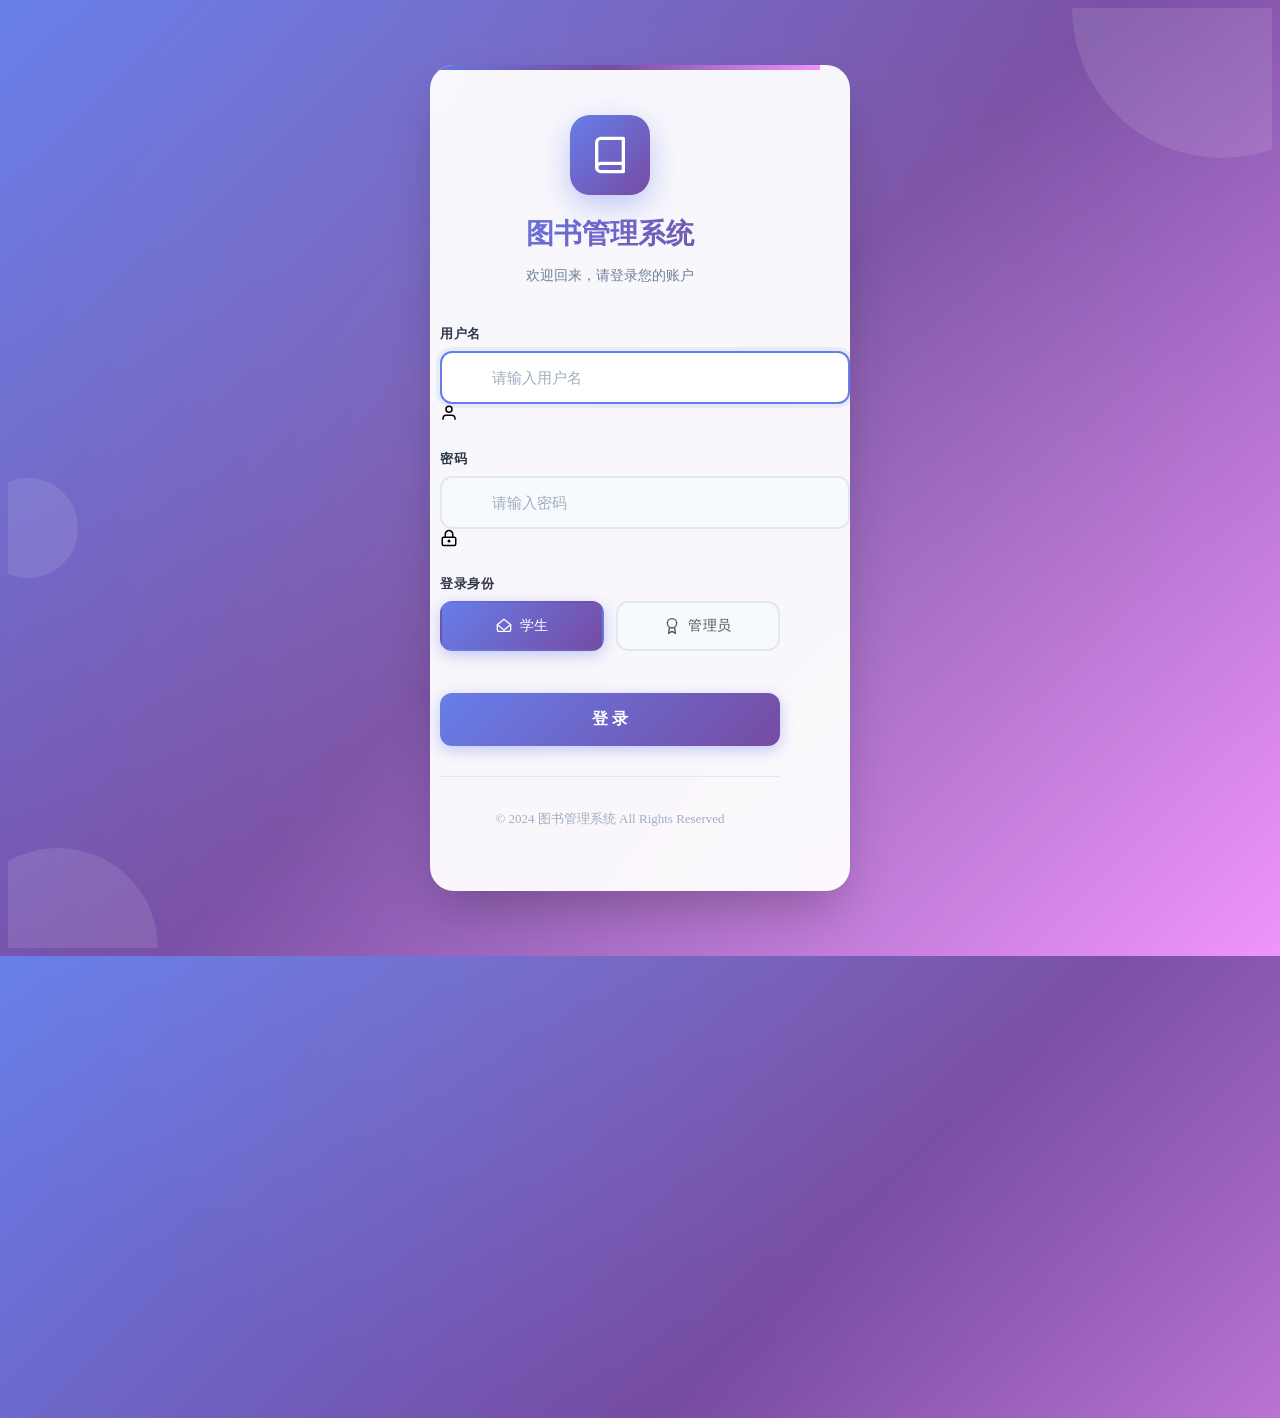
<file: src/main/resources/templates/index.html>
<!DOCTYPE html>
<html lang="zh-CN" xmlns:th="http://www.thymeleaf.org">
<head>
    <meta charset="UTF-8">
    <meta name="viewport" content="width=device-width, initial-scale=1.0">
    <title>图书管理系统 - 登录</title>
    <link rel="stylesheet" th:href="@{/layui/css/layui.css}">
    <link rel="stylesheet" th:href="@{/css/modern-style.css}">
    <style>
        body {
            background: linear-gradient(135deg, #667eea 0%, #764ba2 50%, #f093fb 100%);
            min-height: 100vh;
            display: flex;
            align-items: center;
            justify-content: center;
            padding: 20px;
            position: relative;
            overflow: hidden;
        }

        body::before {
            content: '';
            position: absolute;
            top: -50%;
            left: -50%;
            width: 200%;
            height: 200%;
            background: radial-gradient(circle, rgba(255,255,255,0.1) 0%, transparent 60%);
            animation: rotate 30s linear infinite;
        }

        @keyframes rotate {
            from { transform: rotate(0deg); }
            to { transform: rotate(360deg); }
        }

        .login-container {
            width: 100%;
            max-width: 420px;
            position: relative;
            z-index: 1;
        }

        .login-card {
            background: rgba(255, 255, 255, 0.95);
            backdrop-filter: blur(20px);
            border-radius: 24px;
            box-shadow: 0 25px 50px -12px rgba(0, 0, 0, 0.25);
            padding: 50px 40px;
            position: relative;
            overflow: hidden;
        }

        .login-card::before {
            content: '';
            position: absolute;
            top: 0;
            left: 0;
            right: 0;
            height: 5px;
            background: linear-gradient(90deg, #667eea, #764ba2, #f093fb);
        }

        .login-header {
            text-align: center;
            margin-bottom: 40px;
        }

        .login-logo {
            width: 80px;
            height: 80px;
            background: linear-gradient(135deg, #667eea 0%, #764ba2 100%);
            border-radius: 20px;
            display: flex;
            align-items: center;
            justify-content: center;
            margin: 0 auto 20px;
            box-shadow: 0 10px 30px rgba(102, 126, 234, 0.4);
        }

        .login-logo i {
            font-size: 40px;
            color: #fff;
        }

        .login-title {
            font-size: 28px;
            font-weight: 700;
            background: linear-gradient(135deg, #667eea 0%, #764ba2 100%);
            -webkit-background-clip: text;
            -webkit-text-fill-color: transparent;
            background-clip: text;
            margin-bottom: 8px;
        }

        .login-subtitle {
            color: #718096;
            font-size: 14px;
        }

        .form-group {
            margin-bottom: 24px;
            position: relative;
        }

        .form-group label {
            display: block;
            font-size: 13px;
            font-weight: 600;
            color: #2d3748;
            margin-bottom: 8px;
            text-transform: uppercase;
            letter-spacing: 0.5px;
        }

        .input-wrapper {
            position: relative;
        }

        .input-wrapper i {
            position: absolute;
            left: 16px;
            top: 50%;
            transform: translateY(-50%);
            color: #a0aec0;
            font-size: 18px;
            transition: all 0.3s ease;
        }

        .form-input {
            width: 100%;
            padding: 16px 16px 16px 50px;
            border: 2px solid #e2e8f0;
            border-radius: 12px;
            font-size: 15px;
            color: #2d3748;
            background: #f7fafc;
            transition: all 0.3s ease;
            outline: none;
        }

        .form-input:focus {
            border-color: #667eea;
            background: #fff;
            box-shadow: 0 0 0 4px rgba(102, 126, 234, 0.1);
        }

        .form-input:focus + i,
        .input-wrapper:has(.form-input:focus) i {
            color: #667eea;
        }

        .form-input::placeholder {
            color: #a0aec0;
        }

        .role-selector {
            display: flex;
            gap: 12px;
            margin-top: 8px;
        }

        .role-option {
            flex: 1;
            position: relative;
        }

        .role-option input {
            position: absolute;
            opacity: 0;
            cursor: pointer;
        }

        .role-option label {
            display: flex;
            align-items: center;
            justify-content: center;
            gap: 8px;
            padding: 14px 20px;
            background: #f7fafc;
            border: 2px solid #e2e8f0;
            border-radius: 12px;
            cursor: pointer;
            transition: all 0.3s ease;
            font-size: 14px;
            font-weight: 500;
            color: #4a5568;
        }

        .role-option input:checked + label {
            background: linear-gradient(135deg, #667eea 0%, #764ba2 100%);
            border-color: transparent;
            color: #fff;
            box-shadow: 0 4px 15px rgba(102, 126, 234, 0.4);
        }

        .role-option label:hover {
            border-color: #667eea;
        }

        .btn-login {
            width: 100%;
            padding: 16px;
            background: linear-gradient(135deg, #667eea 0%, #764ba2 100%);
            border: none;
            border-radius: 12px;
            color: #fff;
            font-size: 16px;
            font-weight: 600;
            cursor: pointer;
            transition: all 0.3s ease;
            box-shadow: 0 4px 15px rgba(102, 126, 234, 0.4);
            margin-top: 10px;
        }

        .btn-login:hover {
            transform: translateY(-2px);
            box-shadow: 0 8px 25px rgba(102, 126, 234, 0.5);
        }

        .btn-login:active {
            transform: translateY(0);
        }

        .login-footer {
            text-align: center;
            margin-top: 30px;
            padding-top: 20px;
            border-top: 1px solid #e2e8f0;
        }

        .login-footer p {
            color: #a0aec0;
            font-size: 13px;
        }

        .floating-shapes {
            position: absolute;
            width: 100%;
            height: 100%;
            overflow: hidden;
            pointer-events: none;
        }

        .shape {
            position: absolute;
            background: rgba(255, 255, 255, 0.1);
            border-radius: 50%;
        }

        .shape-1 {
            width: 300px;
            height: 300px;
            top: -150px;
            right: -100px;
        }

        .shape-2 {
            width: 200px;
            height: 200px;
            bottom: -100px;
            left: -50px;
        }

        .shape-3 {
            width: 100px;
            height: 100px;
            top: 50%;
            left: -30px;
        }

        @media (max-width: 480px) {
            .login-card {
                padding: 40px 25px;
            }
            
            .login-title {
                font-size: 24px;
            }
            
            .role-selector {
                flex-direction: column;
            }
        }
    </style>
</head>
<body>
    <div class="floating-shapes">
        <div class="shape shape-1"></div>
        <div class="shape shape-2"></div>
        <div class="shape shape-3"></div>
    </div>

    <div class="login-container">
        <div class="login-card">
            <div class="login-header">
                <div class="login-logo">
                    <svg width="40" height="40" viewBox="0 0 24 24" fill="none" xmlns="http://www.w3.org/2000/svg">
                        <path d="M4 19.5C4 18.837 4.26339 18.2011 4.73223 17.7322C5.20107 17.2634 5.83696 17 6.5 17H20" stroke="white" stroke-width="2" stroke-linecap="round" stroke-linejoin="round"/>
                        <path d="M6.5 2H20V22H6.5C5.83696 22 5.20107 21.7366 4.73223 21.2678C4.26339 20.7989 4 20.163 4 19.5V4.5C4 3.83696 4.26339 3.20107 4.73223 2.73223C5.20107 2.26339 5.83696 2 6.5 2Z" stroke="white" stroke-width="2" stroke-linecap="round" stroke-linejoin="round"/>
                    </svg>
                </div>
                <h1 class="login-title">图书管理系统</h1>
                <p class="login-subtitle">欢迎回来，请登录您的账户</p>
            </div>

            <form id="my_form" method="post" action="/userLogin">
                <div class="form-group">
                    <label>用户名</label>
                    <div class="input-wrapper">
                        <input type="text" name="userName" id="username" class="form-input" 
                               placeholder="请输入用户名" autocomplete="off" autofocus>
                        <svg width="18" height="18" viewBox="0 0 24 24" fill="none" stroke="currentColor" stroke-width="2">
                            <path d="M20 21V19C20 17.9391 19.5786 16.9217 18.8284 16.1716C18.0783 15.4214 17.0609 15 16 15H8C6.93913 15 5.92172 15.4214 5.17157 16.1716C4.42143 16.9217 4 17.9391 4 19V21"/>
                            <circle cx="12" cy="7" r="4"/>
                        </svg>
                    </div>
                </div>

                <div class="form-group">
                    <label>密码</label>
                    <div class="input-wrapper">
                        <input type="password" name="password" id="password" class="form-input" 
                               placeholder="请输入密码" autocomplete="off">
                        <svg width="18" height="18" viewBox="0 0 24 24" fill="none" stroke="currentColor" stroke-width="2">
                            <rect x="3" y="11" width="18" height="11" rx="2" ry="2"/>
                            <circle cx="12" cy="16" r="1"/>
                            <path d="M7 11V7C7 5.67392 7.52678 4.40215 8.46447 3.46447C9.40215 2.52678 10.6739 2 12 2C13.3261 2 14.5979 2.52678 15.5355 3.46447C16.4732 4.40215 17 5.67392 17 7V11"/>
                        </svg>
                    </div>
                </div>

                <div class="form-group">
                    <label>登录身份</label>
                    <div class="role-selector">
                        <div class="role-option">
                            <input type="radio" name="role" value="1" id="role-student" checked>
                            <label for="role-student">
                                <svg width="16" height="16" viewBox="0 0 24 24" fill="none" stroke="currentColor" stroke-width="2">
                                    <path d="M22 10V18C22 19.1046 21.1046 20 20 20H4C2.89543 20 2 19.1046 2 18V10"/>
                                    <path d="M12 2L2 10L12 18L22 10L12 2Z"/>
                                </svg>
                                学生
                            </label>
                        </div>
                        <div class="role-option">
                            <input type="radio" name="role" value="0" id="role-admin">
                            <label for="role-admin">
                                <svg width="16" height="16" viewBox="0 0 24 24" fill="none" stroke="currentColor" stroke-width="2">
                                    <path d="M12 15C15.866 15 19 11.866 19 8C19 4.13401 15.866 1 12 1C8.13401 1 5 4.13401 5 8C5 11.866 8.13401 15 12 15Z"/>
                                    <path d="M8.21 13.89L7 23L12 20L17 23L15.79 13.88"/>
                                </svg>
                                管理员
                            </label>
                        </div>
                    </div>
                </div>

                <button type="button" id="sub_btn" class="btn-login">
                    登 录
                </button>
            </form>

            <div class="login-footer">
                <p>© 2024 图书管理系统 All Rights Reserved</p>
            </div>
        </div>
    </div>

    <script th:src="@{/scripts/jquery.min.js}"></script>
    <script th:src="@{/layui/layui.js}"></script>
    <script th:inline="javascript">
        layui.use(['layer', 'form'], function () {
            let layer = layui.layer;
            let form = layui.form;
            form.render();

            $(function () {
                let flag = [[${session.flag}]];
                if (flag) {
                    layer.msg("用户名或密码错误", {
                        icon: 2,
                        time: 2000,
                        anim: 5
                    });
                }
            });
        });

        $("#sub_btn").click(function () {
            let username = $("#username").val();
            let user_judge = check(username);

            if (user_judge) {
                let password = $("#password").val();
                let pwd_judge = check(password);

                if (pwd_judge) {
                    let role_id = $('input[name="role"]:checked').val();

                    if (role_id == 1) {
                        $("#my_form").submit();
                    } else {
                        $("#my_form").attr("action", "/adminLogin")
                        $("#my_form").submit();
                    }
                } else {
                    layer.alert("密码不能为空", {icon: 5, title: '提示'});
                    return false;
                }
            } else {
                layer.alert("用户名不能为空", {icon: 5, title: '提示'});
                return false;
            }
        });

        function check(val) {
            val = val.toString().trim();
            return !(val == '');
        }
    </script>
</body>
</html>
</file>
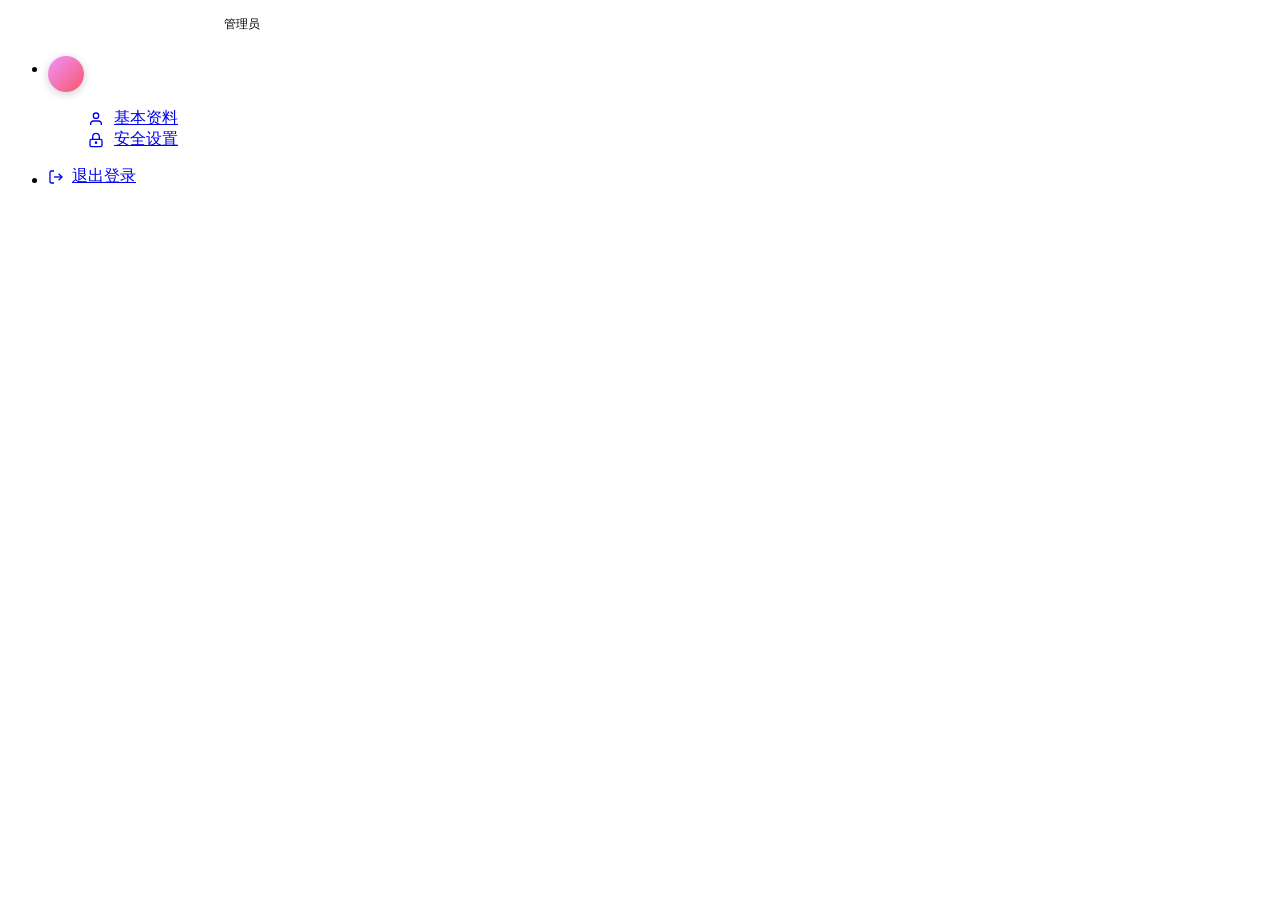
<file: src/main/resources/templates/common/admin_header.html>
<!DOCTYPE HTML>
<html xmlns="http://www.w3.org/1999/xhtml" xmlns:th="http://www.thymeleaf.org">
<head>
    <header th:fragment="header">
        <div class="layui-header modern-header">
            <div class="layui-logo" style="display: flex; align-items: center; gap: 12px; padding: 0 20px;">
                <svg width="32" height="32" viewBox="0 0 24 24" fill="none" xmlns="http://www.w3.org/2000/svg">
                    <path d="M4 19.5C4 18.837 4.26339 18.2011 4.73223 17.7322C5.20107 17.2634 5.83696 17 6.5 17H20" stroke="white" stroke-width="2" stroke-linecap="round" stroke-linejoin="round"/>
                    <path d="M6.5 2H20V22H6.5C5.83696 22 5.20107 21.7366 4.73223 21.2678C4.26339 20.7989 4 20.163 4 19.5V4.5C4 3.83696 4.26339 3.20107 4.73223 2.73223C5.20107 2.26339 5.83696 2 6.5 2Z" stroke="white" stroke-width="2" stroke-linecap="round" stroke-linejoin="round"/>
                </svg>
                <span style="font-size: 18px; font-weight: 700; color: #fff; letter-spacing: 2px;">图书管理系统</span>
                <span style="background: rgba(255,255,255,0.2); padding: 2px 10px; border-radius: 12px; font-size: 12px; margin-left: 10px;">管理员</span>
            </div>
            <ul class="layui-nav layui-layout-right">
                <li class="layui-nav-item">
                    <a href="javascript:;" style="display: flex; align-items: center; gap: 10px;">
                        <div style="width: 36px; height: 36px; border-radius: 50%; background: linear-gradient(135deg, #f093fb 0%, #f5576c 100%); display: flex; align-items: center; justify-content: center; box-shadow: 0 2px 8px rgba(0,0,0,0.2);">
                            <span style="color: #fff; font-weight: 600; font-size: 14px;" th:text="${#strings.substring(session.admin.getAdminName(), 0, 1)}"></span>
                        </div>
                        <span th:text="${session.admin.getAdminName()}" style="font-weight: 500;"></span>
                    </a>
                    <dl class="layui-nav-child modern-dropdown">
                        <dd>
                            <a href="/adminInfoPage" style="display: flex; align-items: center; gap: 10px;">
                                <svg width="16" height="16" viewBox="0 0 24 24" fill="none" stroke="currentColor" stroke-width="2">
                                    <path d="M20 21V19C20 17.9391 19.5786 16.9217 18.8284 16.1716C18.0783 15.4214 17.0609 15 16 15H8C6.93913 15 5.92172 15.4214 5.17157 16.1716C4.42143 16.9217 4 17.9391 4 19V21"/>
                                    <circle cx="12" cy="7" r="4"/>
                                </svg>
                                基本资料
                            </a>
                        </dd>
                        <dd>
                            <a href="/adminSecurityPage" style="display: flex; align-items: center; gap: 10px;">
                                <svg width="16" height="16" viewBox="0 0 24 24" fill="none" stroke="currentColor" stroke-width="2">
                                    <rect x="3" y="11" width="18" height="11" rx="2" ry="2"/>
                                    <circle cx="12" cy="16" r="1"/>
                                    <path d="M7 11V7C7 5.67392 7.52678 4.40215 8.46447 3.46447C9.40215 2.52678 10.6739 2 12 2C13.3261 2 14.5979 2.52678 15.5355 3.46447C16.4732 4.40215 17 5.67392 17 7V11"/>
                                </svg>
                                安全设置
                            </a>
                        </dd>
                    </dl>
                </li>
                <li class="layui-nav-item">
                    <a href="/adminLogOut" style="display: flex; align-items: center; gap: 8px;">
                        <svg width="16" height="16" viewBox="0 0 24 24" fill="none" stroke="currentColor" stroke-width="2">
                            <path d="M9 21H5C4.46957 21 3.96086 20.7893 3.58579 20.4142C3.21071 20.0391 3 19.5304 3 19V5C3 4.46957 3.21071 3.96086 3.58579 3.58579C3.96086 3.21071 4.46957 3 5 3H9"/>
                            <polyline points="16 17 21 12 16 7"/>
                            <line x1="21" y1="12" x2="9" y2="12"/>
                        </svg>
                        退出登录
                    </a>
                </li>
            </ul>
        </div>
    </header>
</head>
</html>
</file>
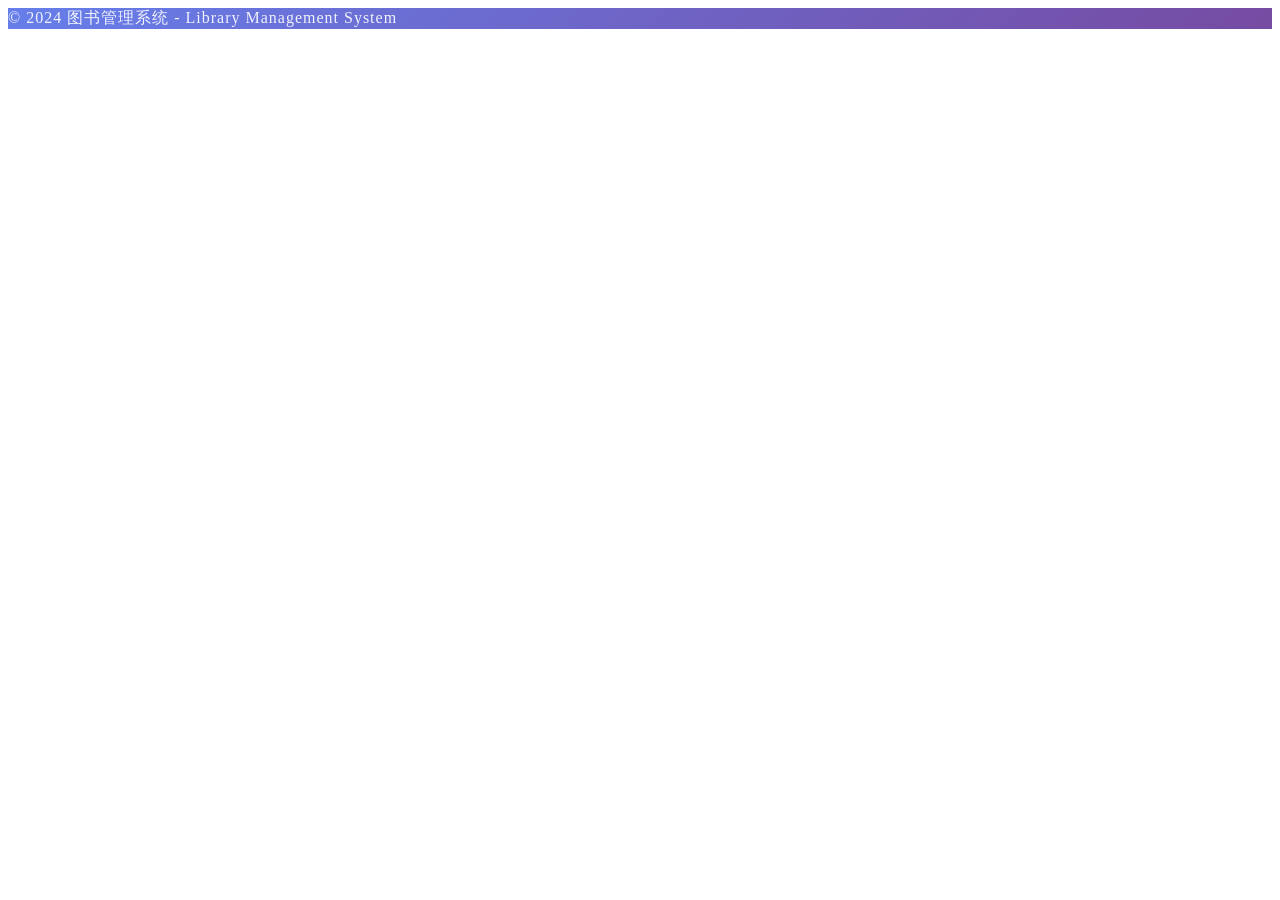
<file: src/main/resources/templates/common/footer.html>
<!DOCTYPE HTML>
<html xmlns="http://www.w3.org/1999/xhtml" xmlns:th="http://www.thymeleaf.org">
<head>
    <footer th:fragment="footer">
        <div class="layui-footer" style="background: linear-gradient(135deg, #667eea 0%, #764ba2 100%); color: rgba(255,255,255,0.9); font-weight: 500; letter-spacing: 1px;">
            © 2024 图书管理系统 - Library Management System
        </div>
    </footer>
</head>
</html>
</file>
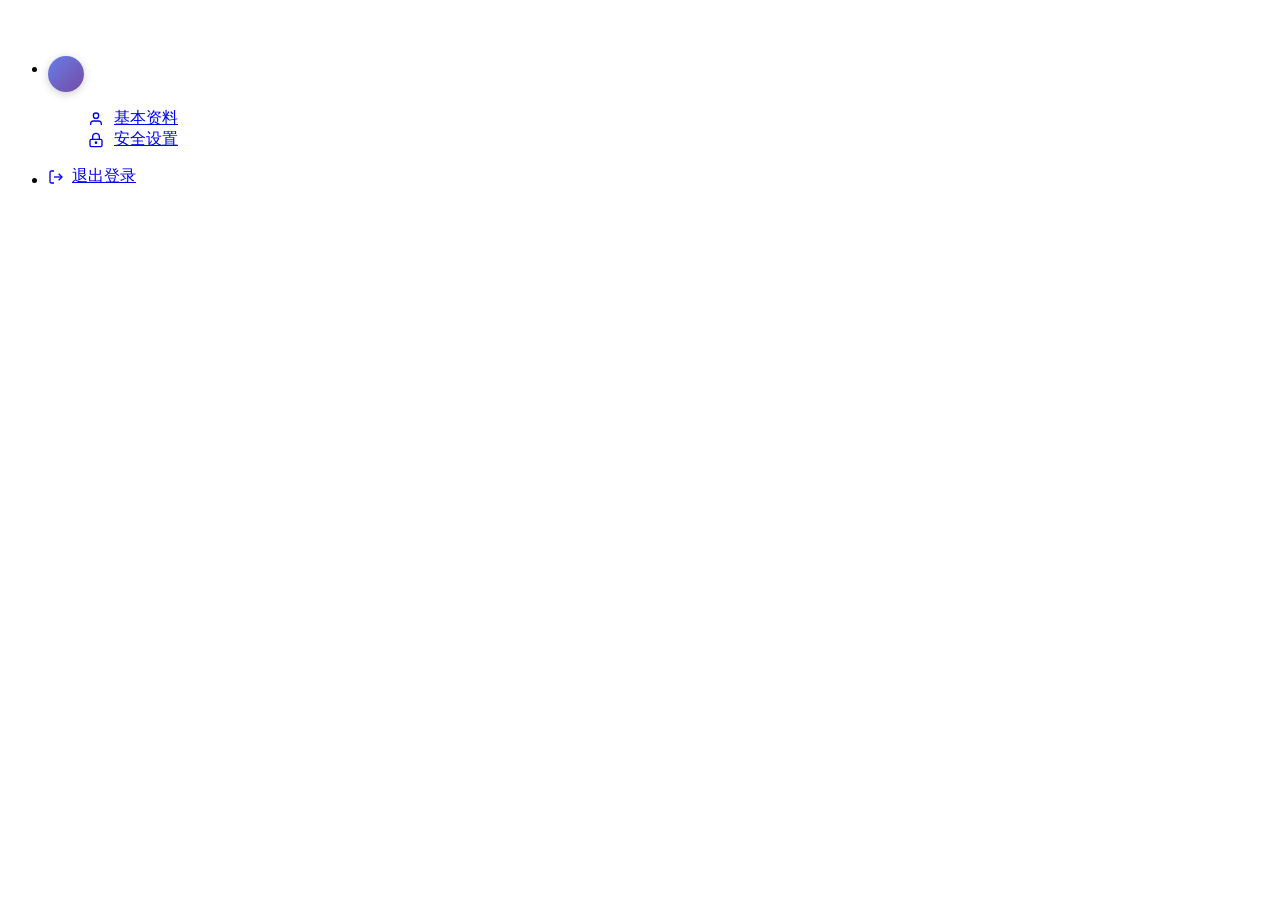
<file: src/main/resources/templates/common/user_header.html>
<!DOCTYPE HTML>
<html xmlns="http://www.w3.org/1999/xhtml" xmlns:th="http://www.thymeleaf.org">
<head>
    <header th:fragment="header">
        <div class="layui-header modern-header">
            <div class="layui-logo" style="display: flex; align-items: center; gap: 12px; padding: 0 20px;">
                <svg width="32" height="32" viewBox="0 0 24 24" fill="none" xmlns="http://www.w3.org/2000/svg">
                    <path d="M4 19.5C4 18.837 4.26339 18.2011 4.73223 17.7322C5.20107 17.2634 5.83696 17 6.5 17H20" stroke="white" stroke-width="2" stroke-linecap="round" stroke-linejoin="round"/>
                    <path d="M6.5 2H20V22H6.5C5.83696 22 5.20107 21.7366 4.73223 21.2678C4.26339 20.7989 4 20.163 4 19.5V4.5C4 3.83696 4.26339 3.20107 4.73223 2.73223C5.20107 2.26339 5.83696 2 6.5 2Z" stroke="white" stroke-width="2" stroke-linecap="round" stroke-linejoin="round"/>
                </svg>
                <span style="font-size: 18px; font-weight: 700; color: #fff; letter-spacing: 2px;">图书管理系统</span>
            </div>
            <ul class="layui-nav layui-layout-right">
                <li class="layui-nav-item">
                    <a href="javascript:;" style="display: flex; align-items: center; gap: 10px;">
                        <div style="width: 36px; height: 36px; border-radius: 50%; background: linear-gradient(135deg, #667eea 0%, #764ba2 100%); display: flex; align-items: center; justify-content: center; box-shadow: 0 2px 8px rgba(0,0,0,0.2);">
                            <span style="color: #fff; font-weight: 600; font-size: 14px;" th:text="${#strings.substring(session.user.getUserName(), 0, 1)}"></span>
                        </div>
                        <span th:text="${session.user.getUserName()}" style="font-weight: 500;"></span>
                    </a>
                    <dl class="layui-nav-child modern-dropdown">
                        <dd>
                            <a href="/userMessagePage" style="display: flex; align-items: center; gap: 10px;">
                                <svg width="16" height="16" viewBox="0 0 24 24" fill="none" stroke="currentColor" stroke-width="2">
                                    <path d="M20 21V19C20 17.9391 19.5786 16.9217 18.8284 16.1716C18.0783 15.4214 17.0609 15 16 15H8C6.93913 15 5.92172 15.4214 5.17157 16.1716C4.42143 16.9217 4 17.9391 4 19V21"/>
                                    <circle cx="12" cy="7" r="4"/>
                                </svg>
                                基本资料
                            </a>
                        </dd>
                        <dd>
                            <a href="/userSecurityPage" style="display: flex; align-items: center; gap: 10px;">
                                <svg width="16" height="16" viewBox="0 0 24 24" fill="none" stroke="currentColor" stroke-width="2">
                                    <rect x="3" y="11" width="18" height="11" rx="2" ry="2"/>
                                    <circle cx="12" cy="16" r="1"/>
                                    <path d="M7 11V7C7 5.67392 7.52678 4.40215 8.46447 3.46447C9.40215 2.52678 10.6739 2 12 2C13.3261 2 14.5979 2.52678 15.5355 3.46447C16.4732 4.40215 17 5.67392 17 7V11"/>
                                </svg>
                                安全设置
                            </a>
                        </dd>
                    </dl>
                </li>
                <li class="layui-nav-item">
                    <a href="/userLogOut" style="display: flex; align-items: center; gap: 8px;">
                        <svg width="16" height="16" viewBox="0 0 24 24" fill="none" stroke="currentColor" stroke-width="2">
                            <path d="M9 21H5C4.46957 21 3.96086 20.7893 3.58579 20.4142C3.21071 20.0391 3 19.5304 3 19V5C3 4.46957 3.21071 3.96086 3.58579 3.58579C3.96086 3.21071 4.46957 3 5 3H9"/>
                            <polyline points="16 17 21 12 16 7"/>
                            <line x1="21" y1="12" x2="9" y2="12"/>
                        </svg>
                        退出登录
                    </a>
                </li>
            </ul>
        </div>
    </header>
</head>
</html>
</file>
